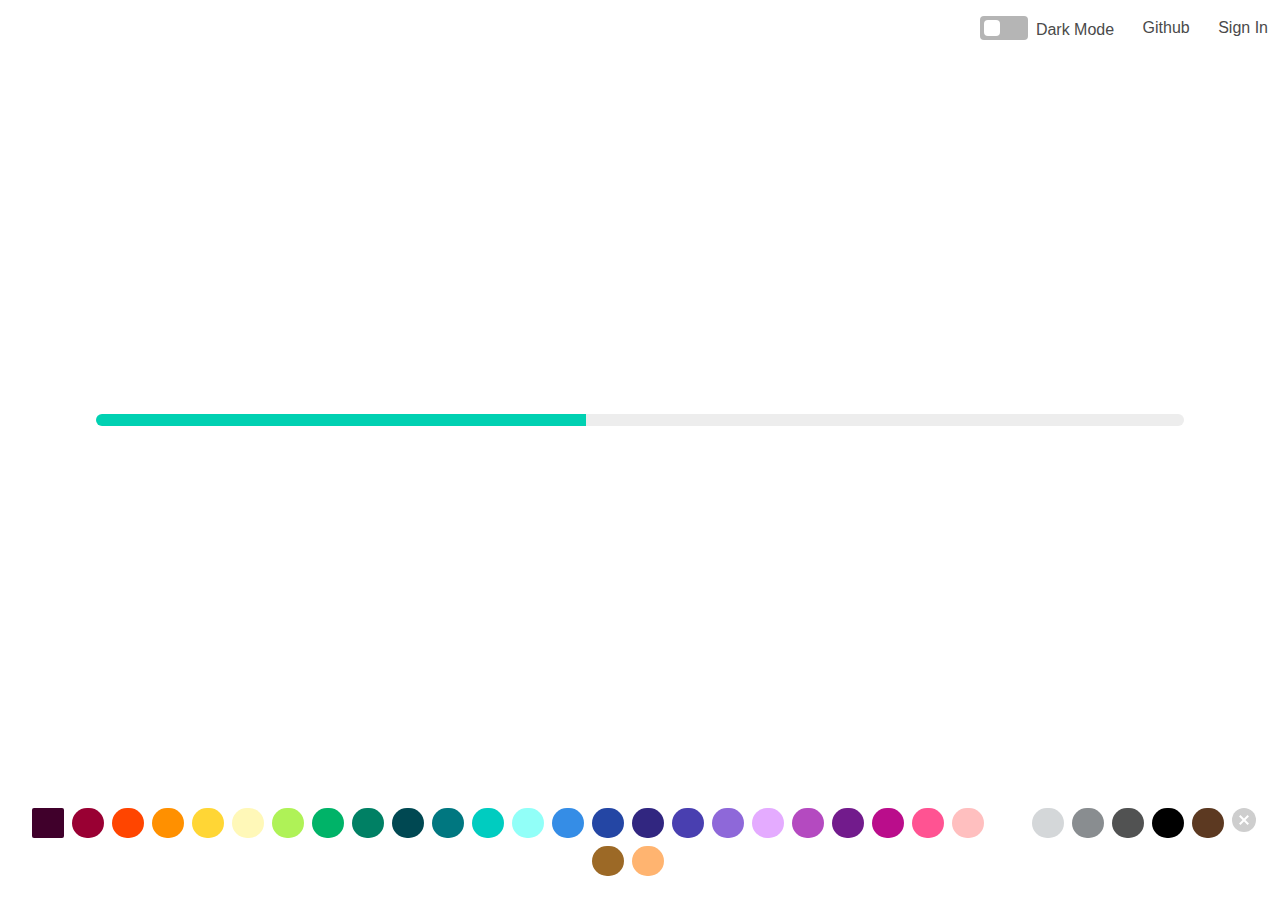
<file: frontend/index.html>
<!DOCTYPE html>
<html lang="en">
  <head>
    <meta charset="UTF-8">
    <meta name="viewport" content="user-scalable=no, width=device-width, initial-scale=1, maximum-scale=1">
    <title>Chroma Canvas</title>

    <link rel="apple-touch-icon" sizes="180x180" href="/favicons/apple-touch-icon.png">
    <link rel="icon" type="image/png" sizes="32x32" href="/favicons/favicon-32x32.png">
    <link rel="icon" type="image/png" sizes="16x16" href="/favicons/favicon-16x16.png">
    <link rel="manifest" href="/favicons/site.webmanifest">

    <link rel="stylesheet" href="bulma.min.css"/>
    <link rel="stylesheet" href="bulma-switch.min.css"/>
    <style>
      html {
	  overflow-y: hidden;
      }
      canvas {
          display: flex;
	  position: absolute;
	  border:1px solid #d4d7d9;
      }
      .canvas-dark {
	  border:1px solid #515252;
      }
    </style>
  </head>

  <body style="overflow: hidden; overflow-y: hidden;">
    <section id="hero" class="hero is-fullheight is-dark">
      <div id="head" class="hero-head has-background-black" style="z-index: 1;">
	<nav id="navbar" class="navbar is-dark">
	  <div class="navbar-brand">
	    <span id="timer-container" class="navbar-item icon-text is-invisible">
	      <span class="icon">
		<i class="fas fa-clock"></i>
	      </span>
	      <span id="timer"></span>
	    </span>
            <span class="navbar-burger burger" data-target="nav-menu">
	      <span></span>
	      <span></span>
	      <span></span>
            </span>
	  </div>
	  <div id="nav-menu" class="navbar-menu has-background-black">
            <div class="navbar-end">
	      <div class="navbar-item is-hoverable">
		<div class="field">
		  <input id="dark-mode-switch" type="checkbox" class="switch" checked>
		  <label for="dark-mode-switch">Dark Mode</label>
		</div>
	      </div>
              <a href="https://github.com/RolandMarchand/chroma-canvas" target="_blank" class="navbar-item"><i class="fa-brands fa-github"></i> Github</a>
              <a id="login" href="https://discord.com/api/oauth2/authorize?client_id=1174181655620091945&redirect_uri=https%3A%2F%2Flocalhost%3A8080&response_type=token&scope=identify" class="navbar-item is-hidden">
		<i class="fa-brands fa-discord"></i> Sign In
	      </a>
              <div id="account" class="navbar-item has-dropdown border-radius is-hoverable is-hidden">
		<a class="navbar-link">
		  <i class="fa-brands fa-discord"></i>
		   Account
		</a>
		<div id="navbar-dropdown" class="navbar-dropdown is-right has-background-black">
		  <a id="username" target="_blank" class="navbar-item is-expanded pr-3"></a>
		  <a id="sign-out" class="navbar-item is-expanded pr-3">Sign out</a>
		</div>
              </div>
            </div>
	  </div>
	</nav>
      </div>
      
      <div id="body" class="hero-body m-0 p-0 has-background-black-bis" style="z-index: 0;">
	<div id="error-container" class="container is-hidden">
	  <div class="content has-text-centered">
	    <h1 id="error-header" class="has-text-white"></h1>
	    <p id="error-body" class="has-text-white"></p>
	  </div>
	</div>
	<div id="loading-container" class="column m-6 p-6 has-text-white">
	  <progress class="progress is-small is-primary" max="100"></progress>
	</div>
	<canvas id="canvas" class="is-hidden canvas-dark" style="image-rendering: pixelated;">
	  <h1>Please use a browser that supports canvas.</h1>
	</canvas>
      </div>
      
      <div id="foot" class="hero-foot has-background-black" style="z-index: 1;">
	<button id="show-colors" class="button is-rounded is-large is-responsive m-3 is-hidden" style="position: absolute; z-index: 1; bottom: 0; right: 0;">
	  <i class="fa-solid fa-palette"></i> colors
	</button>
	<div id="colors-container" class="block m-5">
	  <button id="hide-colors" class="delete is-pulled-right is-medium"></button>
	  <div id="color-palette" class="buttons are-small is-centered">
	  </div>
	</div>
      </div>
    </section>
    
    <script src="script.js"></script>
    <script src="fontawesome.min.js" crossorigin="anonymous"></script>
    <script src="hammer.min.js"></script>
  </body>
</html>
</file>
